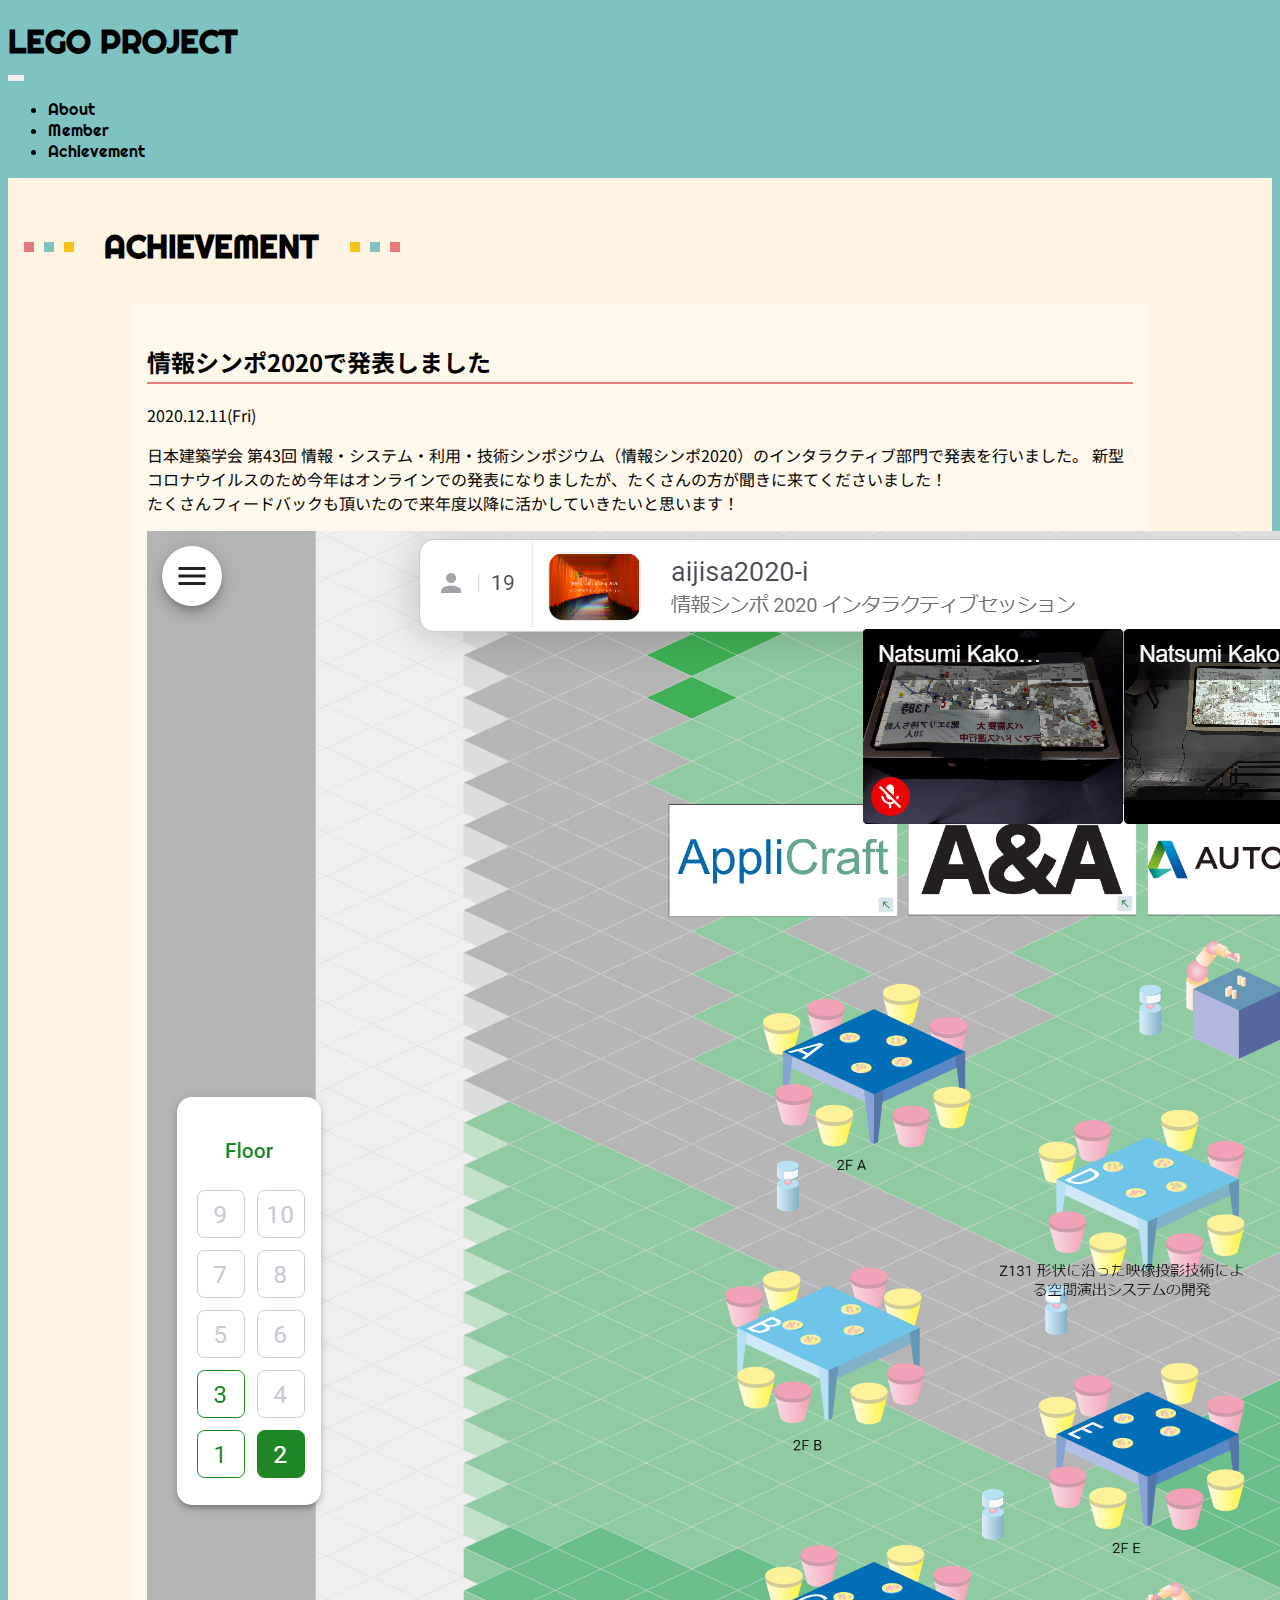
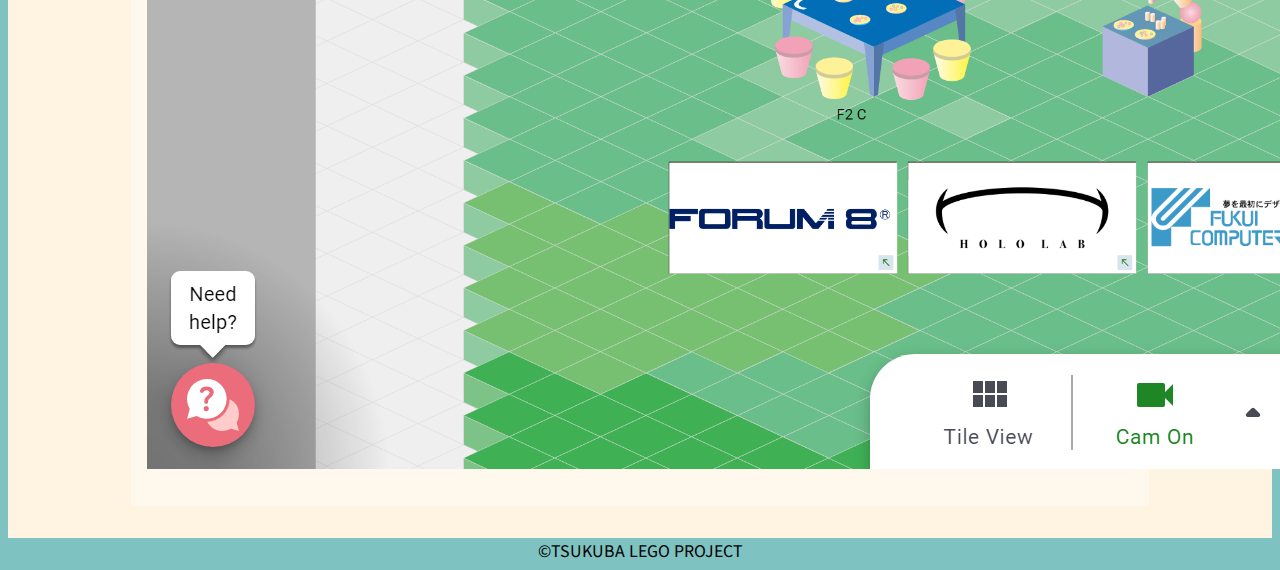
<file: achievement.html>
<!doctype html>
<html lang="ja">
    <head>
        <!-- Required meta tags -->
        <meta charset="utf-8">
        <meta name="viewport" content="width=device-width, initial-scale=1, shrink-to-fit=no">

        <!-- Bootstrap CSS -->
        <link rel="stylesheet" href="https://stackpath.bootstrapcdn.com/bootstrap/4.2.1/css/bootstrap.min.css" integrity="sha384-GJzZqFGwb1QTTN6wy59ffF1BuGJpLSa9DkKMp0DgiMDm4iYMj70gZWKYbI706tWS" crossorigin="anonymous">
        <link rel="stylesheet" href="css/common.css">
        <link rel="stylesheet" href="css/achievement.css">
        
        <link rel="preconnect" href="https://fonts.gstatic.com">
        <link href="https://fonts.googleapis.com/css2?family=Noto+Sans+JP:wght@300;500&family=Righteous&display=swap" rel="stylesheet">
        <title>LEGO PROJECT</title>
    </head>
    <body>
        <header>
            <nav class="navbar navbar-expand-lg">
                <h1 class="navbar-brand"><a href="index.html">LEGO PROJECT</a></h1>
                <button class="navbar-toggler" type="button" data-toggle="collapse" data-target="#navbarSupportedContent" aria-controls="navbarSupportedContent" aria-expanded="false" aria-label="Toggle navigation">
                    <span class="navbar-toggler-icon"></span>
                </button>
                <div class="collapse navbar-collapse" id="navbarSupportedContent">
                    <ul class="navbar-nav ml-auto">
                        <li class="nav-item">
                            <a class="nav-link" href="index.html">About</a>
                        </li>
                        <li class="nav-item">
                            <a class="nav-link" href="member.html">Member</a>
                        </li>
                        <li class="nav-item">
                            <a class="nav-link" href="achievement.html">Achievement</a>
                        </li>
                    </ul>
                </div>
            </nav>
        </header>
        <main>
            <div class="main-contents container">
                <div class="text-center">
                    <h2 class="page-title">ACHIEVEMENT</h2>
                </div>
                <div class="news">
                    <div>
                        <h3 class="news-title">情報シンポ2020で発表しました</h3>
                        <div class="news-body">
                            <p class="date text-right">2020.12.11(Fri)</p>
                            <p class="text-justify">
                                日本建築学会 第43回 情報・システム・利用・技術シンポジウム（情報シンポ2020）のインタラクティブ部門で発表を行いました。
                                新型コロナウイルスのため今年はオンラインでの発表になりましたが、たくさんの方が聞きに来てくださいました！<br>
                                たくさんフィードバックも頂いたので来年度以降に活かしていきたいと思います！
                                <div>
                                    <img src="img/20201211.png" class="w-100">
                                </div>
                            </p>
                        </div>
                    </div>
                </div>
            </div>
        </main>
        <footer>©TSUKUBA LEGO PROJECT</footer>
        <!-- Optional JavaScript -->
        <!-- jQuery first, then Popper.js, then Bootstrap JS -->
        <script src="https://code.jquery.com/jquery-3.3.1.slim.min.js" integrity="sha384-q8i/X+965DzO0rT7abK41JStQIAqVgRVzpbzo5smXKp4YfRvH+8abtTE1Pi6jizo" crossorigin="anonymous"></script>
        <script src="https://cdnjs.cloudflare.com/ajax/libs/popper.js/1.14.6/umd/popper.min.js" integrity="sha384-wHAiFfRlMFy6i5SRaxvfOCifBUQy1xHdJ/yoi7FRNXMRBu5WHdZYu1hA6ZOblgut" crossorigin="anonymous"></script>
        <script src="https://stackpath.bootstrapcdn.com/bootstrap/4.2.1/js/bootstrap.min.js" integrity="sha384-B0UglyR+jN6CkvvICOB2joaf5I4l3gm9GU6Hc1og6Ls7i6U/mkkaduKaBhlAXv9k" crossorigin="anonymous"></script>
    </body>
</html>
</file>
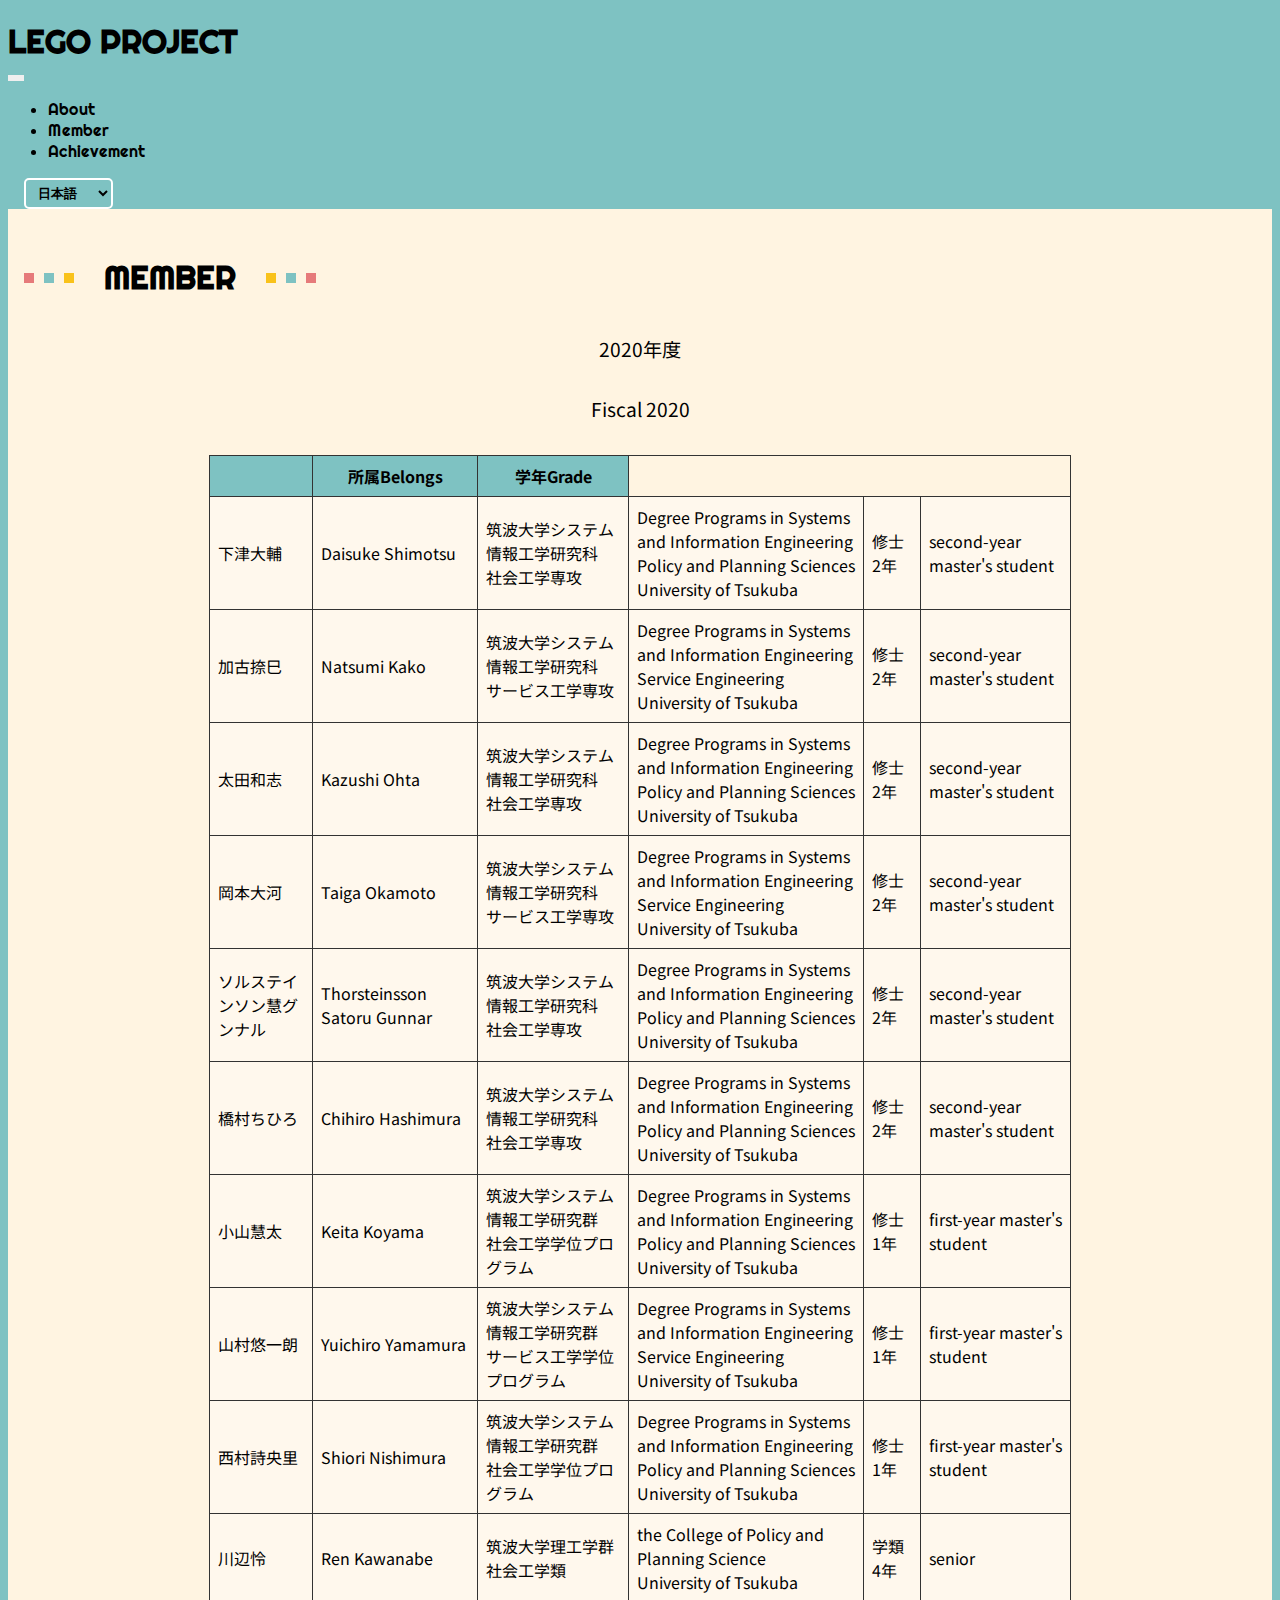
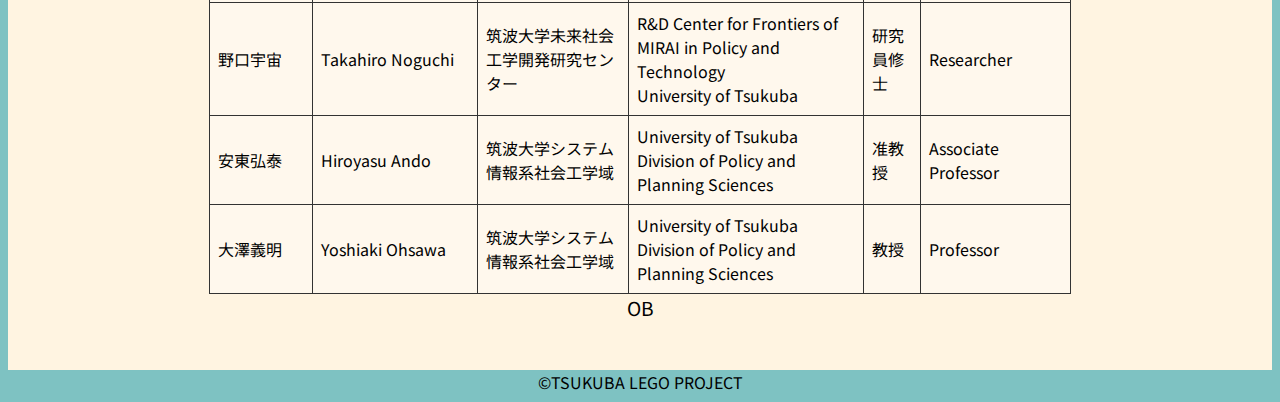
<file: member.html>
<!doctype html>
<html lang="ja">
    <head>
        <!-- Required meta tags -->
        <meta charset="utf-8">
        <meta name="viewport" content="width=device-width, initial-scale=1, shrink-to-fit=no">

        <!-- Bootstrap CSS -->
        <link rel="stylesheet" href="https://stackpath.bootstrapcdn.com/bootstrap/4.2.1/css/bootstrap.min.css" integrity="sha384-GJzZqFGwb1QTTN6wy59ffF1BuGJpLSa9DkKMp0DgiMDm4iYMj70gZWKYbI706tWS" crossorigin="anonymous">
        <link rel="stylesheet" href="css/common.css?20210122">
        <link rel="stylesheet" href="css/member.css">

        <link rel="preconnect" href="https://fonts.gstatic.com">
        <link href="https://fonts.googleapis.com/css2?family=Noto+Sans+JP:wght@300;500&family=Righteous&display=swap" rel="stylesheet">
        <title>LEGO PROJECT</title>
    </head>
    <body>
        <header>
            <nav class="navbar navbar-expand-lg">
                <h1 class="navbar-brand"><a href="index.html">LEGO PROJECT</a></h1>
                <button class="navbar-toggler" type="button" data-toggle="collapse" data-target="#navbarSupportedContent" aria-controls="navbarSupportedContent" aria-expanded="false" aria-label="Toggle navigation">
                    <span class="navbar-toggler-icon"></span>
                </button>
                <div class="collapse navbar-collapse" id="navbarSupportedContent">
                    <ul class="navbar-nav ml-auto">
                        <li class="nav-item">
                            <a class="nav-link" href="index.html">About</a>
                        </li>
                        <li class="nav-item">
                            <a class="nav-link" href="member.html">Member</a>
                        </li>
                        <li class="nav-item">
                            <a class="nav-link" href="achievement.html">Achievement</a>
                        </li>
                    </ul>
                </div>
                <div id="lang-change">
                    <select class="select" name="language">
                        <option value="japanese" selected="">日本語</option>
                        <option value="english">English</option>
                    </select>
                </div>
            </nav>
        </header>
        <main>
            <div class="main-contents container">
                <div class="text-center">
                    <h2 class="page-title">MEMBER</h2>
                </div>
                <section class="mb-5">
                    <div class="section-title ja">2020年度</div>
                    <div class="section-title en d-none">Fiscal 2020</div>
                    <div class="w-100">
                        <table>
                            <thead>
                                <tr>
                                    <th></th>
                                    <th scope="col"><span class="ja">所属</span><span class="en d-none">Belongs</span></th>
                                    <th scope="col"><span class="ja">学年</span><span class="en d-none">Grade</span></th>
                                </tr>
                            </thead>
                            <tbody>
                                <tr>
                                    <td data-label="名前" class="name ja">下津大輔</td>
                                    <td data-label="名前" class="name en d-none">Daisuke Shimotsu</td>
                                    <td data-label="所属" class="belongs ja">筑波大学システム情報工学研究科<br>社会工学専攻</td>
                                    <td data-label="所属" class="belongs en d-none">Degree Programs in Systems and Information Engineering<br>Policy and Planning Sciences<br>University of Tsukuba</td>
                                    <td data-label="学年" class="grade ja">修士2年</td>
                                    <td data-label="学年" class="grade en d-none">second-year master's student</td>
                                </tr>
                                <tr>
                                    <td data-label="名前" class="name ja">加古捺巳</td>
                                    <td data-label="名前" class="name en d-none">Natsumi Kako</td>
                                    <td data-label="所属" class="belongs ja">筑波大学システム情報工学研究科<br>サービス工学専攻</td>
                                    <td data-label="所属" class="belongs en d-none">Degree Programs in Systems and Information Engineering<br>Service Engineering<br>University of Tsukuba</td>
                                    <td data-label="学年" class="grade ja">修士2年</td>
                                    <td data-label="学年" class="grade en d-none">second-year master's student</td>
                                </tr>
                                <tr>
                                    <td data-label="名前" class="name ja">太田和志</td>
                                    <td data-label="名前" class="name en d-none">Kazushi Ohta</td>
                                    <td data-label="所属" class="belongs ja">筑波大学システム情報工学研究科<br>社会工学専攻</td>
                                    <td data-label="所属" class="belongs en d-none">Degree Programs in Systems and Information Engineering<br>Policy and Planning Sciences<br>University of Tsukuba</td>
                                    <td data-label="学年" class="grade ja">修士2年</td>
                                    <td data-label="学年" class="grade en d-none">second-year master's student</td>
                                </tr>
                                <tr>
                                    <td data-label="名前" class="name ja">岡本大河</td>
                                    <td data-label="名前" class="name en d-none">Taiga Okamoto</td>
                                    <td data-label="所属" class="belongs ja">筑波大学システム情報工学研究科<br>サービス工学専攻</td>
                                    <td data-label="所属" class="belongs en d-none">Degree Programs in Systems and Information Engineering<br>Service Engineering<br>University of Tsukuba</td>
                                    <td data-label="学年" class="grade ja">修士2年</td>
                                    <td data-label="学年" class="grade en d-none">second-year master's student</td>
                                </tr>
                                <tr>
                                    <td data-label="名前" class="name ja">ソルステインソン慧グンナル</td>
                                    <td data-label="名前" class="name en d-none">Thorsteinsson Satoru Gunnar</td>
                                    <td data-label="所属" class="belongs ja">筑波大学システム情報工学研究科<br>社会工学専攻</td>
                                    <td data-label="所属" class="belongs en d-none">Degree Programs in Systems and Information Engineering<br>Policy and Planning Sciences<br>University of Tsukuba</td>
                                    <td data-label="学年" class="grade ja">修士2年</td>
                                    <td data-label="学年" class="grade en d-none">second-year master's student</td>
                                </tr>
                                <tr>
                                    <td data-label="名前" class="name ja">橋村ちひろ</td>
                                    <td data-label="名前" class="name en d-none">Chihiro Hashimura</td>
                                    <td data-label="所属" class="belongs ja">筑波大学システム情報工学研究科<br>社会工学専攻</td>
                                    <td data-label="所属" class="belongs en d-none">Degree Programs in Systems and Information Engineering<br>Policy and Planning Sciences<br>University of Tsukuba</td>
                                    <td data-label="学年" class="grade ja">修士2年</td>
                                    <td data-label="学年" class="grade en d-none">second-year master's student</td>
                                </tr>
                                <tr>
                                    <td data-label="名前" class="name ja">小山慧太</td>
                                    <td data-label="名前" class="name en d-none">Keita Koyama</td>
                                    <td data-label="所属" class="belongs ja">筑波大学システム情報工学研究群<br>社会工学学位プログラム</td>
                                    <td data-label="所属" class="belongs en d-none">Degree Programs in Systems and Information Engineering<br>Policy and Planning Sciences<br>University of Tsukuba</td>
                                    <td data-label="学年" class="grade ja">修士1年</td>
                                    <td data-label="学年" class="grade en d-none">first-year master's student</td>
                                </tr>
                                <tr>
                                    <td data-label="名前" class="name ja">山村悠一朗</td>
                                    <td data-label="名前" class="name en d-none">Yuichiro Yamamura</td>
                                    <td data-label="所属" class="belongs ja">筑波大学システム情報工学研究群<br>サービス工学学位プログラム</td>
                                    <td data-label="所属" class="belongs en d-none">Degree Programs in Systems and Information Engineering<br>Service Engineering<br>University of Tsukuba</td>
                                    <td data-label="学年" class="grade ja">修士1年</td>
                                    <td data-label="学年" class="grade en d-none">first-year master's student</td>
                                </tr>
                                <tr>
                                    <td data-label="名前" class="name ja">西村詩央里</td>
                                    <td data-label="名前" class="name en d-none">Shiori Nishimura</td>
                                    <td data-label="所属" class="belongs ja">筑波大学システム情報工学研究群<br>社会工学学位プログラム</td>
                                    <td data-label="所属" class="belongs en d-none">Degree Programs in Systems and Information Engineering<br>Policy and Planning Sciences<br>University of Tsukuba</td>
                                    <td data-label="学年" class="grade ja">修士1年</td>
                                    <td data-label="学年" class="grade en d-none">first-year master's student</td>
                                </tr>
                                <tr>
                                    <td data-label="名前" class="name ja">川辺怜</td>
                                    <td data-label="名前" class="name en d-none">Ren Kawanabe</td>
                                    <td data-label="所属" class="belongs ja">筑波大学理工学群社会工学類</td>
                                    <td data-label="所属" class="belongs en d-none">the College of Policy and Planning Science<br>University of Tsukuba</td>
                                    <td data-label="学年" class="grade ja">学類4年</td>
                                    <td data-label="学年" class="grade en d-none">senior</td>
                                </tr>
                                <tr>
                                    <td data-label="名前" class="name ja">野口宇宙</td>
                                    <td data-label="名前" class="name en d-none">Takahiro Noguchi</td>
                                    <td data-label="所属" class="belongs ja">筑波大学未来社会工学開発研究センター</td>
                                    <td data-label="所属" class="belongs en d-none">R&D Center for Frontiers of MIRAI in Policy and Technology<br>University of Tsukuba</td>
                                    <td data-label="学年" class="grade ja">研究員修士</td>
                                    <td data-label="学年" class="grade en d-none">Researcher</td>
                                </tr>
                                <tr>
                                    <td data-label="名前" class="name ja">安東弘泰</td>
                                    <td data-label="名前" class="name en d-none">Hiroyasu Ando</td>
                                    <td data-label="所属" class="belongs ja">筑波大学システム情報系社会工学域</td>
                                    <td data-label="所属" class="belongs en d-none">University of Tsukuba<br>Division of Policy and Planning Sciences</td>
                                    <td data-label="学年" class="grade ja">准教授</td>
                                    <td data-label="学年" class="grade en d-none">Associate Professor</td>
                                </tr>
                                <tr>
                                    <td data-label="名前" class="name ja">大澤義明</td>
                                    <td data-label="名前" class="name en d-none">Yoshiaki Ohsawa</td>
                                    <td data-label="所属" class="belongs ja">筑波大学システム情報系社会工学域</td>
                                    <td data-label="所属" class="belongs en d-none">University of Tsukuba<br>Division of Policy and Planning Sciences</td>
                                    <td data-label="学年" class="grade ja ja">教授</td>
                                    <td data-label="学年" class="grade en d-none">Professor</td>
                                </tr>
                            </tbody>
                        </table> 
                    </div>
                </section>
                <section>
                    <div class="section-title">OB</div>
                </section>
            </div>
        </main>
        <footer>©TSUKUBA LEGO PROJECT</footer>
        <!-- Optional JavaScript -->
        <!-- jQuery first, then Popper.js, then Bootstrap JS -->
        <script src="https://code.jquery.com/jquery-3.3.1.slim.min.js" integrity="sha384-q8i/X+965DzO0rT7abK41JStQIAqVgRVzpbzo5smXKp4YfRvH+8abtTE1Pi6jizo" crossorigin="anonymous"></script>
        <script src="https://cdnjs.cloudflare.com/ajax/libs/popper.js/1.14.6/umd/popper.min.js" integrity="sha384-wHAiFfRlMFy6i5SRaxvfOCifBUQy1xHdJ/yoi7FRNXMRBu5WHdZYu1hA6ZOblgut" crossorigin="anonymous"></script>
        <script src="https://stackpath.bootstrapcdn.com/bootstrap/4.2.1/js/bootstrap.min.js" integrity="sha384-B0UglyR+jN6CkvvICOB2joaf5I4l3gm9GU6Hc1og6Ls7i6U/mkkaduKaBhlAXv9k" crossorigin="anonymous"></script>
        <script src="js/common.js"></script>
    </body>
</html>
</file>
<file: css/common.css>
/* ----------------------------------------------

    dark aqua：#7EC2C2 
    light blue：#9DDCDC 
    off-white：#FFF4E1
    red：#E67A7A

---------------------------------------------- */

/* ----------------------------------------------

    共通

---------------------------------------------- */
body {
    background-color: #7ec2c2;
    font-family: 'Noto Sans JP', sans-serif;
    overflow-x: hidden;
}
a {
    text-decoration: none;
}

/* ----------------------------------------------

    ヘッダー

---------------------------------------------- */
header {
    font-family: 'Righteous', cursive;
    width: 100%;
}
header a{
    color: #000;
}
header a:hover {
    color: #FFF4E1;
}

/* ナビバー */
.navbar-toggler {
    border-color: rgba(0,0,0,0);
}
.navbar-toggler-icon {
    background-image: url("data:image/svg+xml;charset=utf8,%3Csvg viewBox='0 0 30 30' xmlns='http://www.w3.org/2000/svg'%3E%3Cpath stroke='rgba(0, 0, 0, 1)' stroke-width='3' stroke-miterlimit='10' d='M4 7h22M4 15h22M4 23h22'/%3E%3C/svg%3E");
}
/* サイトロゴ */
h1 {
    font-weight: bold;
    margin-bottom: 0;
}
/* セレクトボックス */
.select {
    position: relative;
    padding: 0.3rem 0.5rem;
    margin-left: 1rem;
	line-height: 1.1em;
    border-radius: 5px;
    font-weight: bold;
	border: 2px solid #fff;
    background-color: #7ec2c2;
}
.select option {
    font-weight: bold;
}

/* ----------------------------------------------

    メイン

---------------------------------------------- */
.main-contents {
    background-color: #fff4e1;
    padding: 1rem;
}

.page-title {
    font-family: 'Righteous', cursive;
    font-size: 2rem;
    position: relative;
    display: inline-block;
    padding: 0 5rem;
    margin: 2rem auto;
    overflow: hidden;
}
.page-title:before, .page-title:after {
    background-color: #E67A7A;
	content: '';
	position: absolute;
	top: 50%;
	transform : translateY(-50%);
	width: 10px;
	height: 10px;
}
.page-title:before {
    box-shadow: 20px 0px 0px #7EC2C2,
		40px 0px 0px #f9c21b;
    left: 0;
}
.page-title:after {
    box-shadow: -20px 0px 0px #7EC2C2,
		-40px 0px 0px #f9c21b;
    right: 0;
}

.section-title {
    font-size: 1.2rem;
    text-align: center;
    margin-bottom: 2rem;
}

/* ----------------------------------------------

    レスポンシブ対応

---------------------------------------------- */
/* xs */
@media screen and (max-width: 576px) {
    /* 見出し */
    .page-title {
        font-size: 1.5rem;
    }
}

/* sm */
@media screen and (max-width: 768px) {
    /* 見出し */
    .page-title {
        font-size: 1.5rem;
    }
}

/* md */
@media screen and (max-width: 992px) {
}

/* lg */
@media screen and (max-width: 1200px) {
}

/* ----------------------------------------------

　　フッター    

---------------------------------------------- */
footer {
    text-align: center;
}
.copyright {
    position: absolute;
    bottom: 0;
    left: calc(50% - 60px);
    margin: 0;
}
</file>
<file: css/achievement.css>
.news {
    width: 80%;
    margin: 0 auto 1rem auto;
    padding: 1rem;
    background-color: rgba(255, 255, 255, 0.4);
}
.news-title {
    position: relative;
    font-size: 1.5rem;
}
.news-title::before {
    position: absolute;
    content: '';
    bottom: -5px;
    width: 100%;
    border-bottom: 2px solid #E67A7A;
}
.date {
    margin-bottom: .5rem;
}

/* sm以下 */
@media screen and (max-width: 768px) {
    .news {
        width: 95%;
    }
}

/* lg */
@media screen and (min-width:768px) and (max-width: 992px) {

}
</file>
<file: css/member.css>
/* ----------------------------------------------

    テーブル

---------------------------------------------- */
table {
    border-collapse: collapse;
    margin: 0 auto;
    padding: 0;
    width: 70%;
}  
table tr {
    background-color: rgba(255, 255, 255, 0.4);
    border: 1px solid #333;
    padding: .65rem;
}
table th, table td {
    padding: .5rem;
    border-right: 1px solid #333;
}
table th {
    background-color: rgba(126, 194, 194, 1);
}
.name, .belongs, .grade{
    text-align: left;
}

/* sm以下 */
@media screen and (max-width: 768px) {
    /* テーブル */
    table {
        border: 0;
        width: 100%;
    }
    table th{
        background-color: #eee;
        display: block;
        border-right: none;
    }
    table thead {
        border: none;
        clip: rect(0 0 0 0);
        height: 1px;
        margin: -1px;
        overflow: hidden;
        padding: 0;
        position: absolute;
        width: 1px;
    }
    
    table tr {
        display: block;
        margin-bottom: .625rem;
    }
    
    table td {
        border-bottom: 1px solid #333;
        display: block;
        font-size: .9rem;
        text-align: right;
        position: relative;
        padding: .625rem .625rem .625rem 4rem;
        border-right: none;
    }
    
    table td::before {
        content: attr(data-label);
        font-weight: bold;
        position: absolute;
        left: 10px;
    }
    
    table td:last-child {
        border-bottom: 0;
    }
}

/* lg */
@media screen and (min-width:768px) and (max-width: 992px) {
    table {
        width: 80%;
    }  
}
</file>
